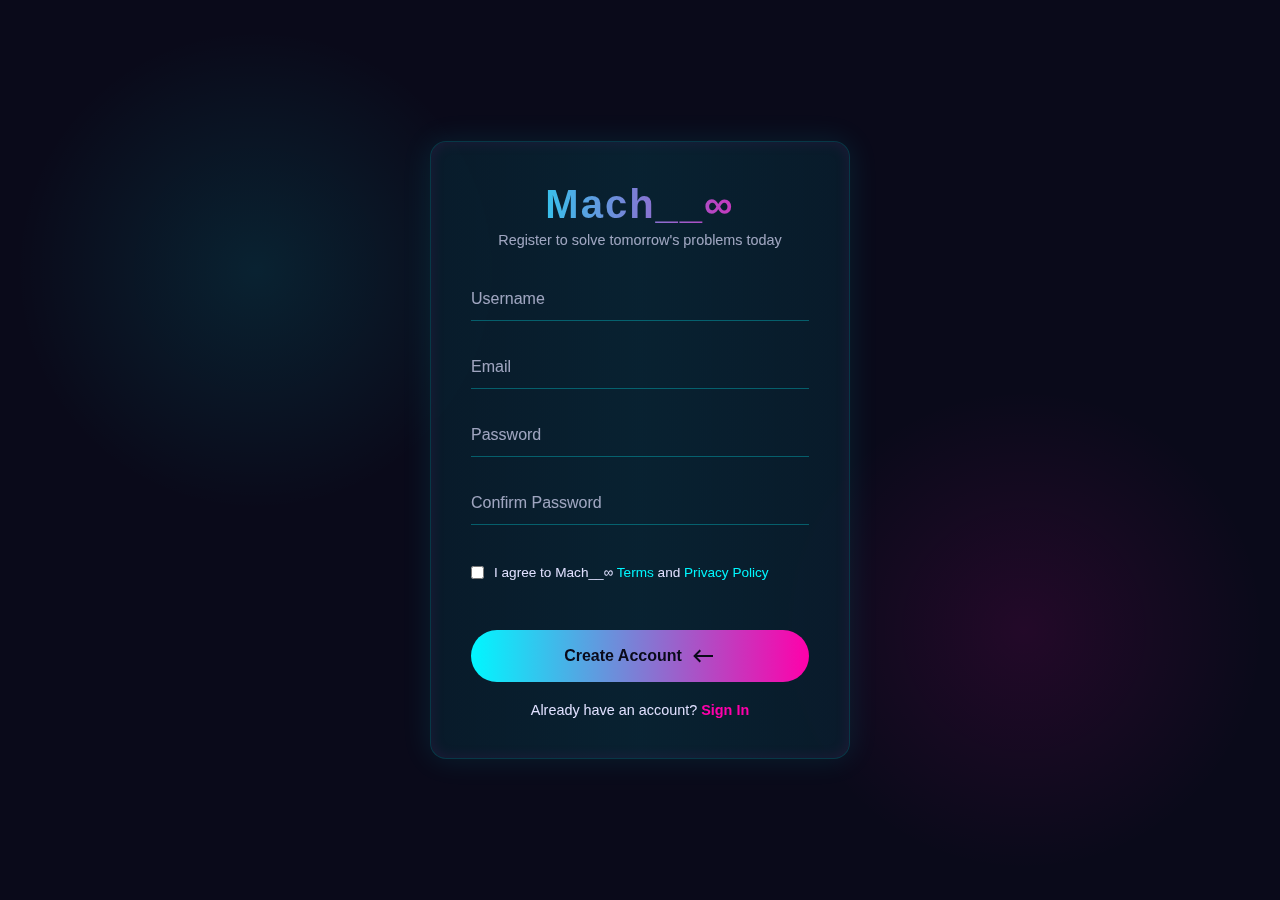
<file: registration form/index.html>
<!DOCTYPE html>
<html lang="en">
<head>
    <meta charset="UTF-8">
    <meta name="viewport" content="width=device-width, initial-scale=1.0">
    <title>Mach__∞ | Register</title>
    <link rel="stylesheet" href="style.css">
</head>
<body>
    <div class="register-container">
        <div class="brand">
            <h1>Mach__∞</h1>
            <p>Register to solve tomorrow's problems today</p>
        </div>

        <form id="registerForm">
            <div class="input-group">
                <input type="text" id="username" required>
                <label for="username">Username</label>
                <div class="underline"></div>
            </div>

            <div class="input-group">
                <input type="email" id="email" required>
                <label for="email">Email</label>
                <div class="underline"></div>
            </div>

            <div class="input-group">
                <input type="password" id="password" required>
                <label for="password">Password</label>
                <div class="underline"></div>
            </div>

            <div class="input-group">
                <input type="password" id="confirm-password" required>
                <label for="confirm-password">Confirm Password</label>
                <div class="underline"></div>
            </div>

            <div class="terms">
                <input type="checkbox" id="agree-terms" required>
                <label for="agree-terms">I agree to Mach__∞ <a href="#">Terms</a> and <a href="#">Privacy Policy</a></label>
            </div>

            <button type="submit" class="submit-btn">
                <span>Create Account</span>
                <div class="arrow">
                    <svg viewBox="0 0 24 24" width="24" height="24">
                        <path fill="currentColor" d="M5,13L9,17L7.6,18.42L1.18,12L7.6,5.58L9,7L5,11H21V13H5Z"></path>
                    </svg>
                </div>
            </button>
        </form>

        <div class="login-link">
            Already have an account? <a href="#">Sign In</a>
        </div>

        <div class="notification" id="notification">
            Registration successful! We'll contact you soon.
        </div>
    </div>

    <script src="script.js"></script>
</body>
</html>
</file>
<file: registration form/style.css>
:root {
    --primary: #00f7ff;
    --secondary: #ff00aa;
    --dark: #0a0a1a;
    --light: #e0e0ff;
}

* {
    margin: 0;
    padding: 0;
    box-sizing: border-box;
}

body {
    background-color: var(--dark);
    color: var(--light);
    font-family: 'Rajdhani', sans-serif;
    height: 100vh;
    display: flex;
    justify-content: center;
    align-items: center;
    background-image: 
        radial-gradient(circle at 20% 30%, rgba(0, 247, 255, 0.1) 0%, transparent 20%),
        radial-gradient(circle at 80% 70%, rgba(255, 0, 170, 0.1) 0%, transparent 20%);
    overflow: hidden;
}

.register-container {
    width: 420px;
    background: rgba(10, 10, 26, 0.8);
    border-radius: 16px;
    padding: 40px;
    backdrop-filter: blur(8px);
    border: 1px solid rgba(0, 247, 255, 0.2);
    box-shadow: 0 0 30px rgba(0, 247, 255, 0.1),
                0 0 15px rgba(255, 0, 170, 0.1) inset;
    position: relative;
    overflow: hidden;
    z-index: 1;
}

.register-container::before {
    content: '';
    position: absolute;
    top: -50%;
    left: -50%;
    width: 200%;
    height: 200%;
    background: linear-gradient(
        45deg,
        transparent,
        rgba(0, 247, 255, 0.1),
        transparent
    );
    transform: rotate(45deg);
    z-index: -1;
    animation: shine 6s infinite linear;
}

@keyframes shine {
    0% { transform: rotate(45deg) translate(-30%, -30%); }
    100% { transform: rotate(45deg) translate(30%, 30%); }
}

.brand {
    text-align: center;
    margin-bottom: 30px;
}

.brand h1 {
    font-family: 'Orbitron', sans-serif;
    font-size: 2.5rem;
    font-weight: 700;
    background: linear-gradient(90deg, var(--primary), var(--secondary));
    -webkit-background-clip: text;
    background-clip: text;
    color: transparent;
    letter-spacing: 2px;
}

.brand p {
    font-size: 0.9rem;
    color: rgba(224, 224, 255, 0.7);
    margin-top: 5px;
}

form {
    display: flex;
    flex-direction: column;
    gap: 25px;
}

.input-group {
    position: relative;
}

.input-group input {
    width: 100%;
    padding: 12px 0;
    font-size: 1rem;
    color: var(--light);
    background: transparent;
    border: none;
    border-bottom: 1px solid rgba(0, 247, 255, 0.3);
    outline: none;
}

.input-group label {
    position: absolute;
    top: 12px;
    left: 0;
    font-size: 1rem;
    color: rgba(224, 224, 255, 0.7);
    pointer-events: none;
    transition: 0.3s;
}

.input-group input:focus ~ label,
.input-group input:valid ~ label {
    top: -15px;
    font-size: 0.8rem;
    color: var(--primary);
}

.underline {
    position: absolute;
    bottom: 0;
    left: 0;
    width: 0;
    height: 2px;
    background: linear-gradient(90deg, var(--primary), var(--secondary));
    transition: 0.3s;
}

.input-group input:focus ~ .underline,
.input-group input:valid ~ .underline {
    width: 100%;
}

.terms {
    display: flex;
    align-items: center;
    margin: 15px 0;
    font-size: 0.85rem;
}

.terms input {
    margin-right: 10px;
    accent-color: var(--primary);
}

.terms a {
    color: var(--primary);
    text-decoration: none;
}

.terms a:hover {
    text-decoration: underline;
}

.submit-btn {
    background: linear-gradient(90deg, var(--primary), var(--secondary));
    color: var(--dark);
    border: none;
    padding: 14px;
    border-radius: 30px;
    font-size: 1rem;
    font-weight: 600;
    cursor: pointer;
    display: flex;
    align-items: center;
    justify-content: center;
    gap: 10px;
    transition: 0.3s;
    overflow: hidden;
    margin-top: 10px;
}

.submit-btn span {
    position: relative;
    z-index: 1;
}

.submit-btn .arrow {
    display: flex;
    align-items: center;
    justify-content: center;
    transition: 0.3s;
}

.submit-btn:hover {
    transform: translateY(-3px);
    box-shadow: 0 5px 15px rgba(0, 247, 255, 0.4);
}

.submit-btn:hover .arrow {
    transform: translateX(5px);
}

.login-link {
    text-align: center;
    margin-top: 20px;
    font-size: 0.9rem;
}

.login-link a {
    color: var(--secondary);
    text-decoration: none;
    font-weight: 600;
}

.login-link a:hover {
    text-decoration: underline;
}

.notification {
    position: absolute;
    bottom: -50px;
    left: 0;
    width: 100%;
    padding: 15px;
    text-align: center;
    background: linear-gradient(90deg, var(--primary), var(--secondary));
    color: var(--dark);
    font-weight: 600;
    border-radius: 0 0 16px 16px;
    transition: 0.4s;
    display: none;
}
</file>
